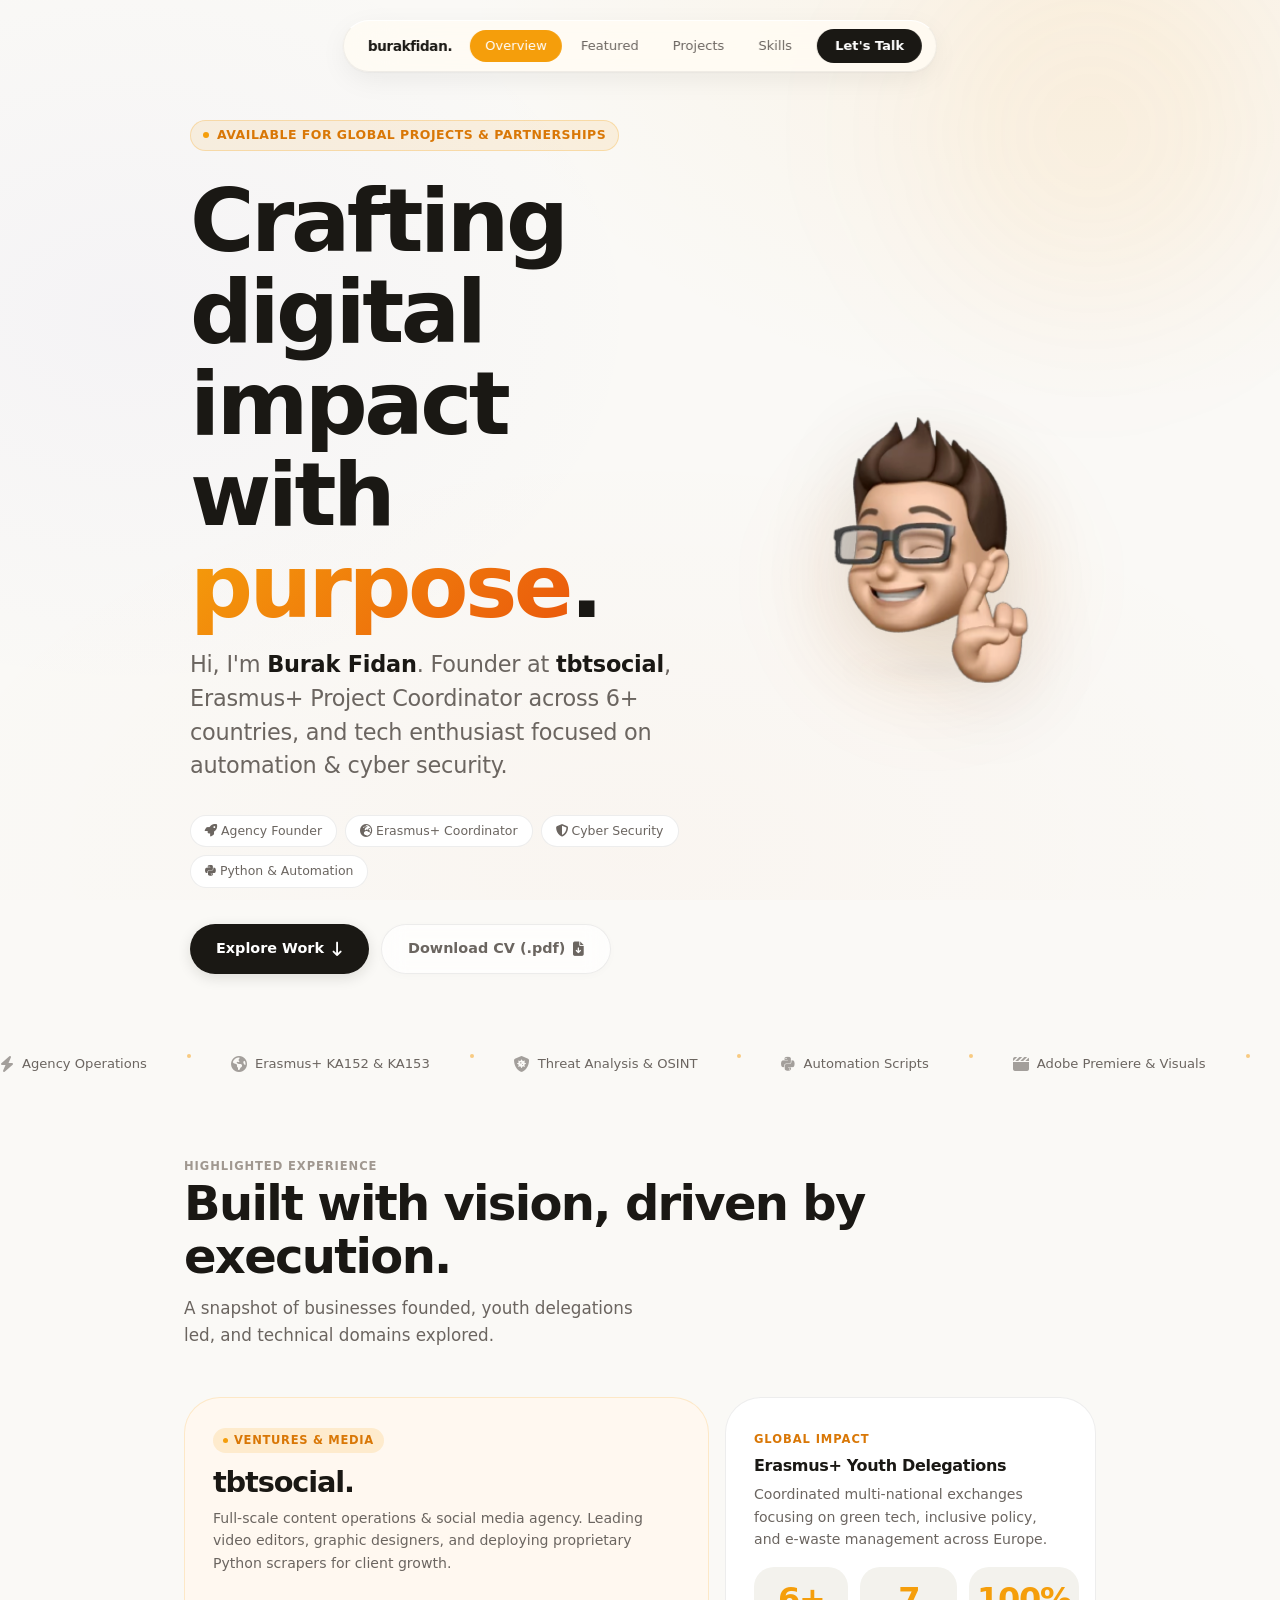
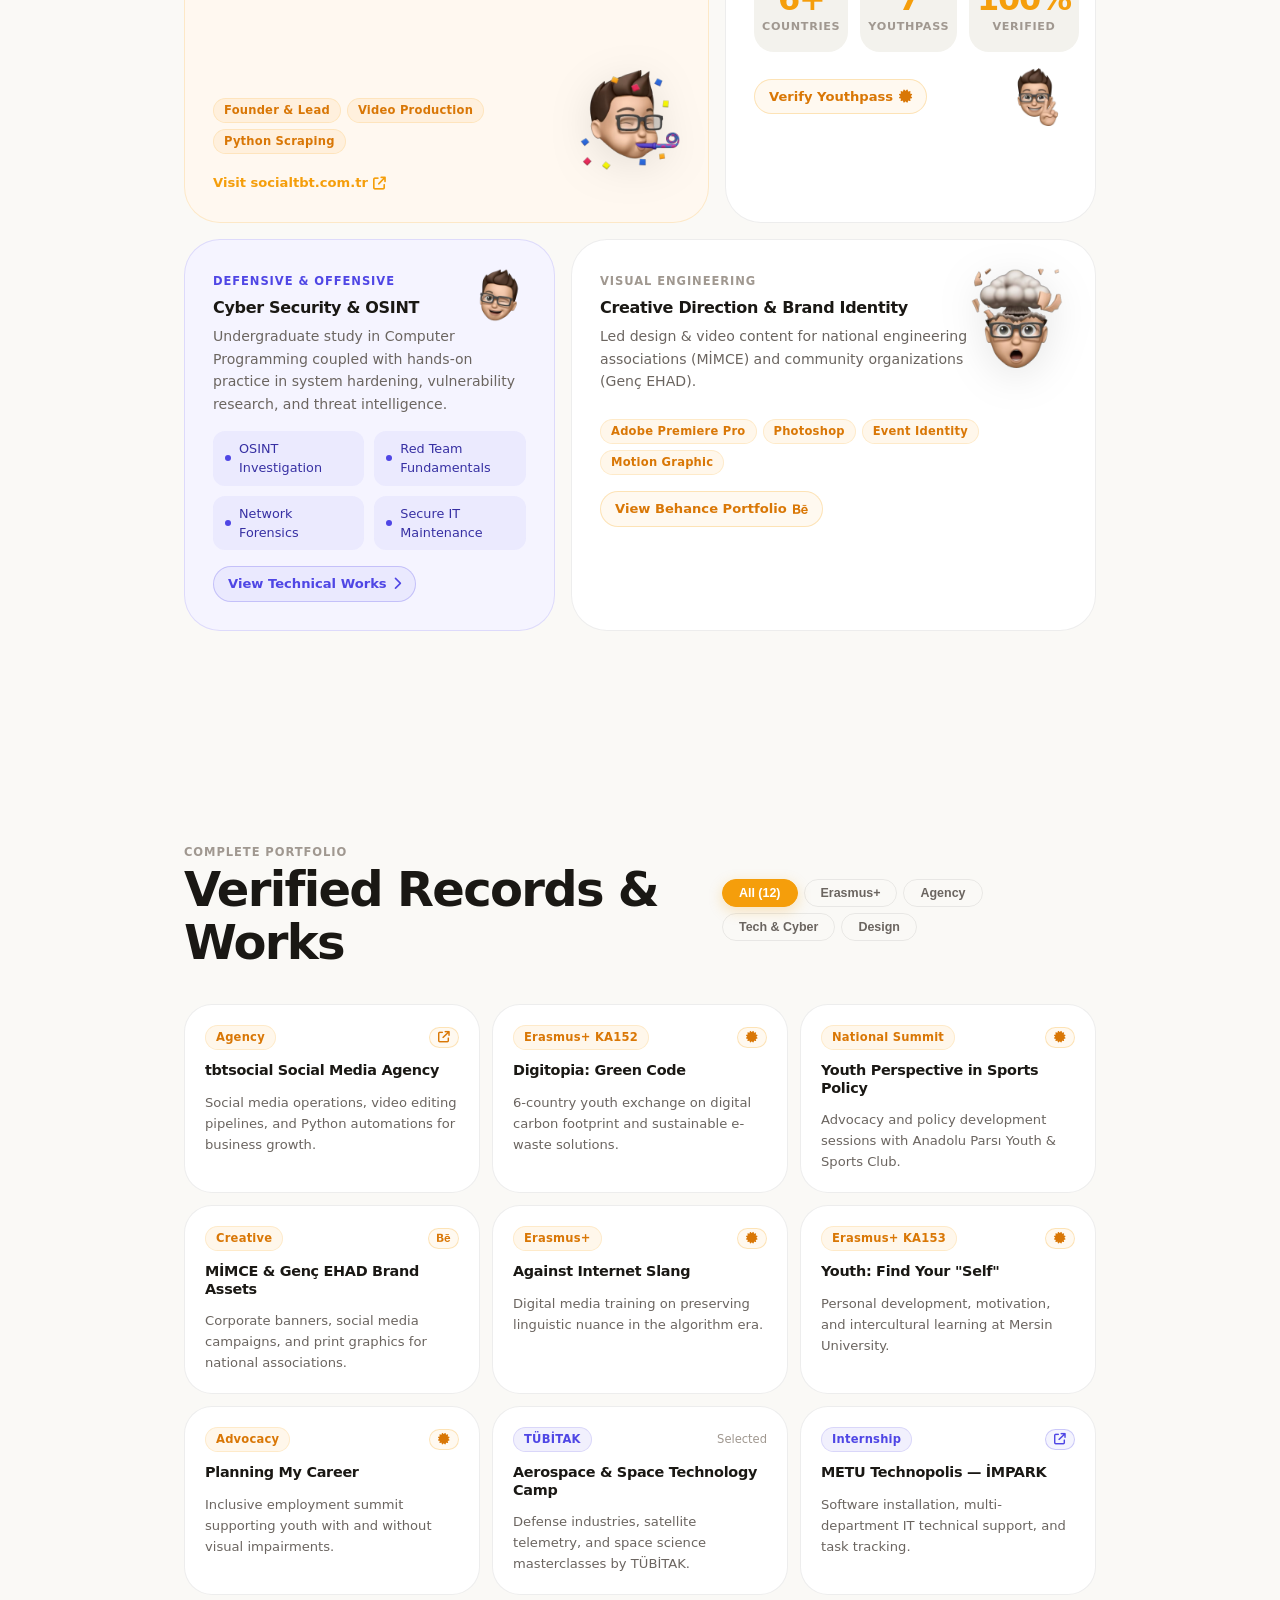
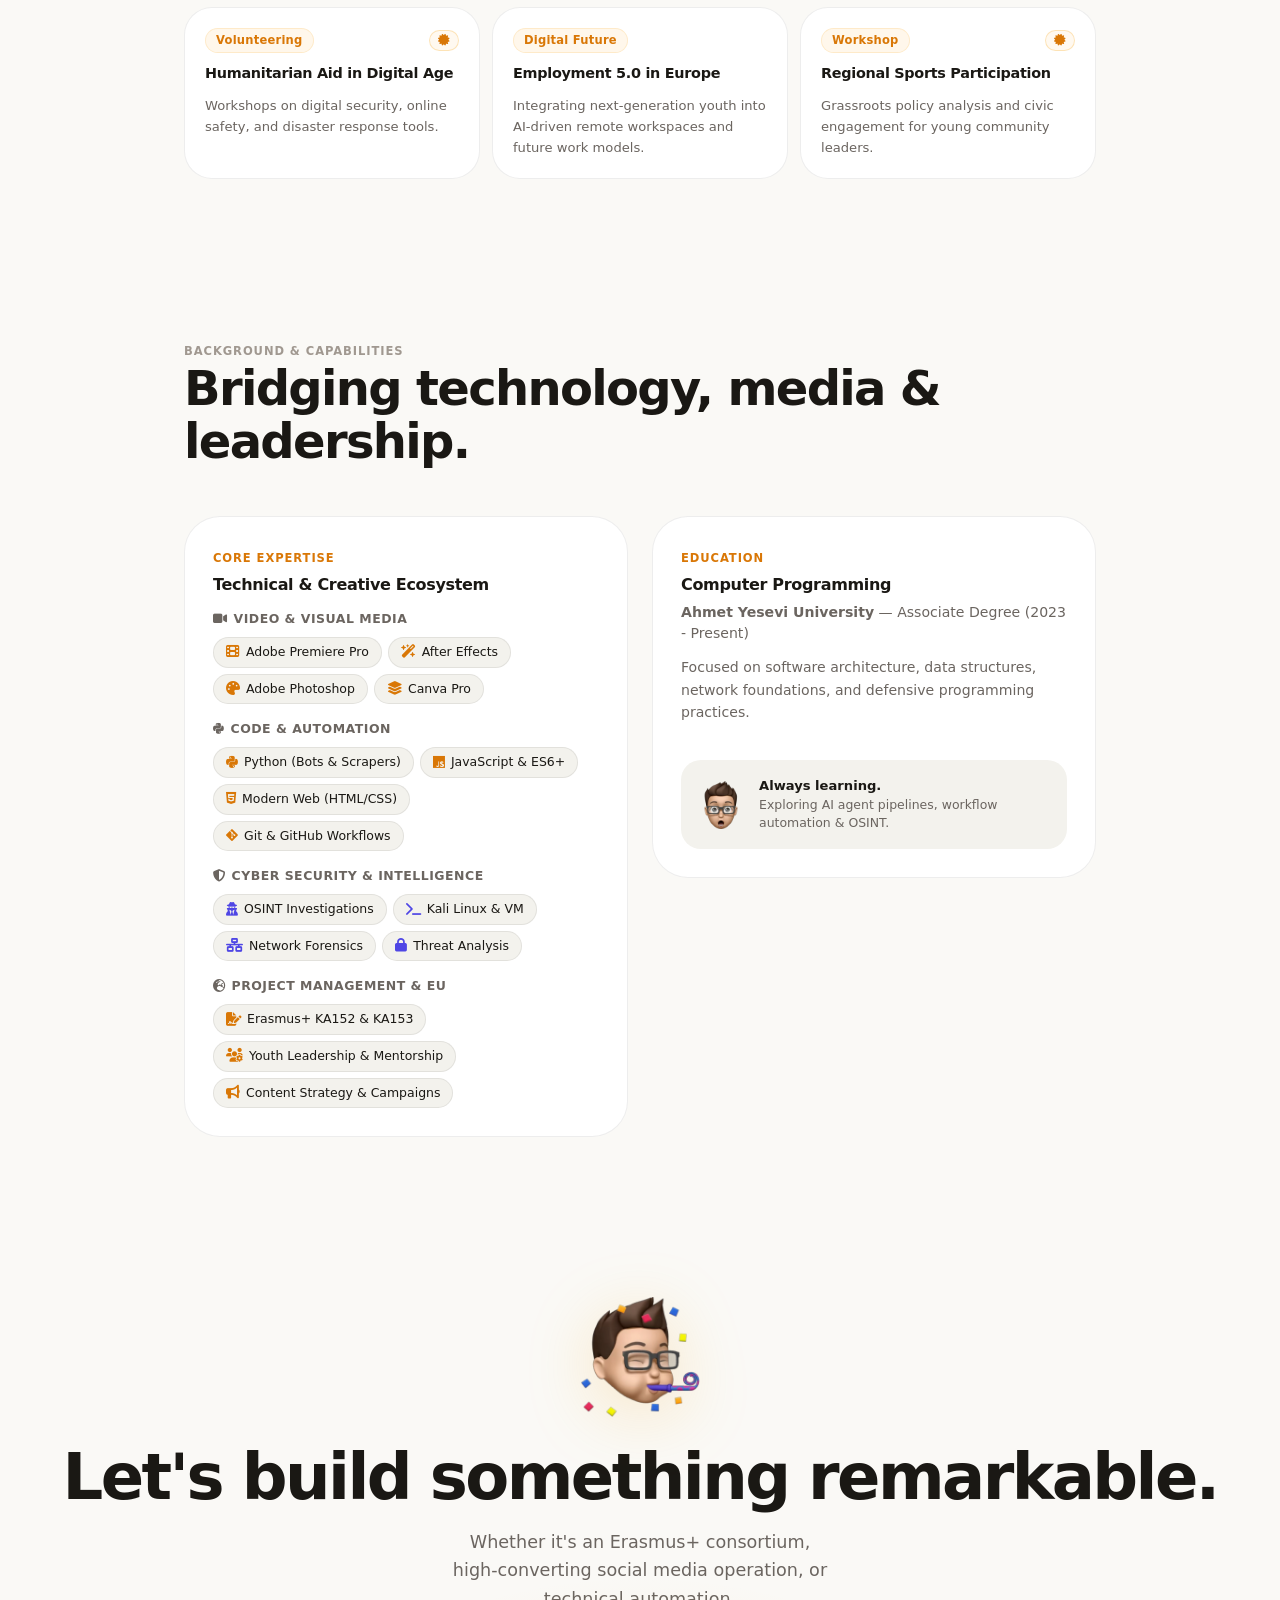
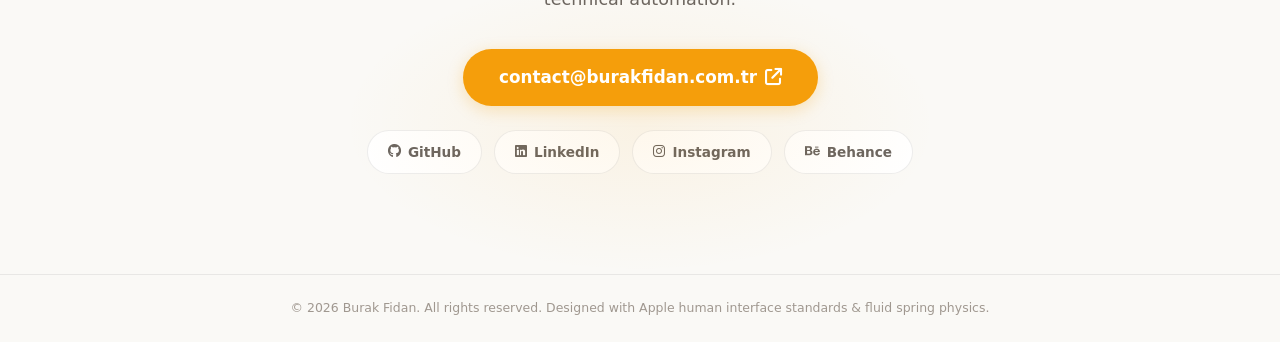
<file: index.html>
<!DOCTYPE html>
<html lang="en">
<head>
    <meta charset="UTF-8">
    <meta name="viewport" content="width=device-width, initial-scale=1.0">
    <title>Burak Fidan — Digital Creator, Founder & Tech Enthusiast</title>
    <meta name="description" content="Personal portfolio of Burak Fidan. Founder at tbtsocial, Erasmus+ Project Coordinator, and Tech/Cyber Security Enthusiast.">
    <link rel="icon" href="assets/img/favicon.png" type="image/png">

    <!-- Fonts -->
    <link rel="preconnect" href="https://fonts.googleapis.com">
    <link rel="preconnect" href="https://fonts.gstatic.com" crossorigin>
    <link href="https://fonts.googleapis.com/css2?family=Plus+Jakarta+Sans:wght@400;500;600;700;800&family=JetBrains+Mono:wght@400;500;600&display=swap" rel="stylesheet">
    <link rel="stylesheet" href="https://cdnjs.cloudflare.com/ajax/libs/font-awesome/6.5.1/css/all.min.css">

    <!-- Apple-style CSS -->
    <link rel="stylesheet" href="css/apple-portfolio.css?v=2.1">
</head>
<body>

    <!-- 1. Floating Frosted Glass Limelight Navigation -->
    <nav class="nav" id="mainNav">
        <span class="nav-logo">burakfidan.</span>
        <a href="#hero" class="nav-link active" data-section="hero">Overview</a>
        <a href="#featured" class="nav-link" data-section="featured">Featured</a>
        <a href="#projects" class="nav-link" data-section="projects">Projects</a>
        <a href="#about" class="nav-link" data-section="about">Skills</a>
        <a href="#contact" class="nav-cta">Let's Talk</a>
    </nav>

    <!-- 2. Hero Section (3D Interactive Memoji with Mouse/Touch Spring Physics) -->
    <section class="hero" id="hero">
        <div class="hero-inner">
            <div class="hero-text">
                <div class="hero-eyebrow">
                    <span class="dot"></span>
                    Available for global projects & partnerships
                </div>
                
                <h1 class="hero-name">
                    Crafting digital impact with <span class="accent">purpose</span>.
                </h1>

                <p class="hero-title">
                    Hi, I'm <strong>Burak Fidan</strong>. Founder at <strong>tbtsocial</strong>, Erasmus+ Project Coordinator across 6+ countries, and tech enthusiast focused on automation & cyber security.
                </p>

                <div class="hero-tags">
                    <span class="hero-tag"><i class="fas fa-rocket text-amber"></i> Agency Founder</span>
                    <span class="hero-tag"><i class="fas fa-earth-europe text-indigo"></i> Erasmus+ Coordinator</span>
                    <span class="hero-tag"><i class="fas fa-shield-halved text-indigo"></i> Cyber Security</span>
                    <span class="hero-tag"><i class="fab fa-python"></i> Python & Automation</span>
                </div>

                <div class="hero-actions">
                    <a href="#featured" class="btn btn-primary">
                        Explore Work <i class="fas fa-arrow-down-long"></i>
                    </a>
                    <a href="assets/docs/Burak_Fidan_CV.pdf" download class="btn btn-ghost">
                        Download CV (.pdf) <i class="fas fa-file-arrow-down"></i>
                    </a>
                </div>
            </div>

            <!-- 3D Interactive Memoji Stage (Pure Spatial Apple Physics) -->
            <div class="memoji-stage-container" id="memojiStage">
                <div class="memoji-ambient-glow"></div>
                
                <div class="memoji-spatial-card" id="memojiSpatialCard">
                    <img src="assets/memoji/memoji-scout.webp" id="memoji-hero" alt="Burak Fidan Memoji" draggable="false">
                    <div class="memoji-ground-shadow" id="memojiShadow"></div>
                </div>
            </div>
        </div>
    </section>

    <!-- 3. Dynamic Marquee Strip -->
    <div class="marquee-section">
        <div class="marquee-track">
            <div class="marquee-item"><i class="fas fa-bolt mi-icon"></i> Agency Operations</div>
            <div class="marquee-dot"></div>
            <div class="marquee-item"><i class="fas fa-globe-americas mi-icon"></i> Erasmus+ KA152 & KA153</div>
            <div class="marquee-dot"></div>
            <div class="marquee-item"><i class="fas fa-shield-virus mi-icon"></i> Threat Analysis & OSINT</div>
            <div class="marquee-dot"></div>
            <div class="marquee-item"><i class="fab fa-python mi-icon"></i> Automation Scripts</div>
            <div class="marquee-dot"></div>
            <div class="marquee-item"><i class="fas fa-clapperboard mi-icon"></i> Adobe Premiere & Visuals</div>
            <div class="marquee-dot"></div>
            <div class="marquee-item"><i class="fas fa-users-gear mi-icon"></i> Youth Leadership</div>
            <div class="marquee-dot"></div>
            <div class="marquee-item"><i class="fas fa-rocket mi-icon"></i> tbtsocial Media</div>
            <div class="marquee-dot"></div>
            <!-- Repeat for seamless loop -->
            <div class="marquee-item"><i class="fas fa-bolt mi-icon"></i> Agency Operations</div>
            <div class="marquee-dot"></div>
            <div class="marquee-item"><i class="fas fa-globe-americas mi-icon"></i> Erasmus+ KA152 & KA153</div>
            <div class="marquee-dot"></div>
            <div class="marquee-item"><i class="fas fa-shield-virus mi-icon"></i> Threat Analysis & OSINT</div>
            <div class="marquee-dot"></div>
            <div class="marquee-item"><i class="fab fa-python mi-icon"></i> Automation Scripts</div>
            <div class="marquee-dot"></div>
            <div class="marquee-item"><i class="fas fa-clapperboard mi-icon"></i> Adobe Premiere & Visuals</div>
            <div class="marquee-dot"></div>
            <div class="marquee-item"><i class="fas fa-users-gear mi-icon"></i> Youth Leadership</div>
            <div class="marquee-dot"></div>
            <div class="marquee-item"><i class="fas fa-rocket mi-icon"></i> tbtsocial Media</div>
            <div class="marquee-dot"></div>
        </div>
    </div>

    <!-- 4. Apple Bento Grid — Core Pillars & Memoji Interactions -->
    <section class="section" id="featured" data-fade>
        <div class="section-header">
            <span class="label">Highlighted Experience</span>
            <h2 class="section-title">Built with vision, driven by execution.</h2>
            <p class="section-lead">A snapshot of businesses founded, youth delegations led, and technical domains explored.</p>
        </div>

        <div class="bento-grid">
            <!-- Card 1: tbtsocial Agency (Span 7) -->
            <div class="card card-featured bento-span-7 agency-card">
                <div>
                    <span class="agency-badge">Ventures & Media</span>
                    <h3 class="agency-name">tbtsocial.</h3>
                    <p class="card-desc">
                        Full-scale content operations & social media agency. Leading video editors, graphic designers, and deploying proprietary Python scrapers for client growth.
                    </p>
                </div>
                <div class="card-memoji">
                    <div class="card-tags">
                        <span class="tag">Founder & Lead</span>
                        <span class="tag">Video Production</span>
                        <span class="tag">Python Scraping</span>
                    </div>
                    <img src="assets/memoji/memoji-party.webp" class="card-memoji-img" alt="tbtsocial Party Memoji">
                </div>
                <div>
                    <a href="https://socialtbt.com.tr/" target="_blank" rel="noopener" class="agency-url">
                        Visit socialtbt.com.tr <i class="fas fa-arrow-up-right-from-square"></i>
                    </a>
                </div>
            </div>

            <!-- Card 2: Erasmus+ Leadership (Span 5) -->
            <div class="card bento-span-5">
                <span class="label" style="color: var(--amber-dark);">Global Impact</span>
                <h3 class="card-title" style="margin-top: 6px;">Erasmus+ Youth Delegations</h3>
                <p class="card-desc">
                    Coordinated multi-national exchanges focusing on green tech, inclusive policy, and e-waste management across Europe.
                </p>
                
                <div class="stat-grid">
                    <div class="stat-item">
                        <div class="stat-number">6+</div>
                        <div class="stat-label">Countries</div>
                    </div>
                    <div class="stat-item">
                        <div class="stat-number">7</div>
                        <div class="stat-label">Youthpass</div>
                    </div>
                    <div class="stat-item">
                        <div class="stat-number">100%</div>
                        <div class="stat-label">Verified</div>
                    </div>
                </div>

                <div style="display: flex; justify-content: space-between; align-items: center; margin-top: 14px;">
                    <a href="https://www.youthpass.eu/verify/Z3JM-PN3J-M6DW-MEVK" target="_blank" rel="noopener" class="card-link">
                        Verify Youthpass <i class="fas fa-certificate"></i>
                    </a>
                    <img src="assets/memoji/memoji-peace.webp" style="width: 58px; height: 58px; object-fit: contain;" alt="Peace Memoji">
                </div>
            </div>

            <!-- Card 3: Cyber Security & Intelligence (Span 5) -->
            <div class="card card-cyber bento-span-5">
                <div style="display: flex; justify-content: space-between; align-items: flex-start;">
                    <div>
                        <span class="label" style="color: var(--indigo);">Defensive & Offensive</span>
                        <h3 class="card-title" style="margin-top: 6px;">Cyber Security & OSINT</h3>
                    </div>
                    <img src="assets/memoji/memoji-wink.webp" style="width: 54px; height: 54px; object-fit: contain;" alt="Wink Memoji">
                </div>
                
                <p class="card-desc">
                    Undergraduate study in Computer Programming coupled with hands-on practice in system hardening, vulnerability research, and threat intelligence.
                </p>

                <div class="cyber-grid">
                    <div class="cyber-skill"><span class="cyber-skill-dot"></span> OSINT Investigation</div>
                    <div class="cyber-skill"><span class="cyber-skill-dot"></span> Red Team Fundamentals</div>
                    <div class="cyber-skill"><span class="cyber-skill-dot"></span> Network Forensics</div>
                    <div class="cyber-skill"><span class="cyber-skill-dot"></span> Secure IT Maintenance</div>
                </div>

                <div style="margin-top: 16px;">
                    <a href="#projects" class="card-link card-link-indigo">
                        View Technical Works <i class="fas fa-chevron-right"></i>
                    </a>
                </div>
            </div>

            <!-- Card 4: Creative & Visual Design (Span 7) -->
            <div class="card bento-span-7">
                <div style="display: flex; justify-content: space-between; align-items: flex-start;">
                    <div>
                        <span class="label">Visual Engineering</span>
                        <h3 class="card-title" style="margin-top: 6px;">Creative Direction & Brand Identity</h3>
                        <p class="card-desc" style="max-width: 440px;">
                            Led design & video content for national engineering associations (MİMCE) and community organizations (Genç EHAD). 
                        </p>
                    </div>
                    <img src="assets/memoji/memoji-fire.webp" class="card-memoji-img" alt="Creative Fire Memoji">
                </div>

                <div class="card-tags" style="margin-top: 10px;">
                    <span class="tag">Adobe Premiere Pro</span>
                    <span class="tag">Photoshop</span>
                    <span class="tag">Event Identity</span>
                    <span class="tag">Motion Graphic</span>
                </div>

                <div style="margin-top: 12px;">
                    <a href="https://www.behance.net/burakfday" target="_blank" rel="noopener" class="card-link">
                        View Behance Portfolio <i class="fab fa-behance"></i>
                    </a>
                </div>
            </div>
        </div>
    </section>

    <!-- 5. All Projects & Verified Records -->
    <section class="section" id="projects" data-fade>
        <div class="all-projects-header">
            <div>
                <span class="label">Complete Portfolio</span>
                <h2 class="section-title">Verified Records & Works</h2>
            </div>
            
            <!-- Category Filter Tabs -->
            <div class="filter-tabs">
                <button class="filter-tab active" data-filter="all">All (12)</button>
                <button class="filter-tab" data-filter="erasmus">Erasmus+</button>
                <button class="filter-tab" data-filter="agency">Agency</button>
                <button class="filter-tab" data-filter="tech">Tech & Cyber</button>
                <button class="filter-tab" data-filter="design">Design</button>
            </div>
        </div>

        <div class="projects-list">
            <!-- Project items dynamically filtered -->
            <div class="project-card-mini" data-category="agency">
                <div style="display: flex; justify-content: space-between; align-items: center;">
                    <span class="tag">Agency</span>
                    <a href="https://socialtbt.com.tr/" target="_blank" class="card-link" style="padding: 4px 8px; font-size: 0.72rem;"><i class="fas fa-arrow-up-right-from-square"></i></a>
                </div>
                <h3 class="card-title">tbtsocial Social Media Agency</h3>
                <p class="card-desc">Social media operations, video editing pipelines, and Python automations for business growth.</p>
            </div>

            <div class="project-card-mini" data-category="erasmus">
                <div style="display: flex; justify-content: space-between; align-items: center;">
                    <span class="tag">Erasmus+ KA152</span>
                    <a href="https://www.youthpass.eu/verify/Z3JM-PN3J-M6DW-MEVK" target="_blank" class="card-link" style="padding: 4px 8px; font-size: 0.72rem;"><i class="fas fa-certificate"></i></a>
                </div>
                <h3 class="card-title">Digitopia: Green Code</h3>
                <p class="card-desc">6-country youth exchange on digital carbon footprint and sustainable e-waste solutions.</p>
            </div>

            <div class="project-card-mini" data-category="erasmus">
                <div style="display: flex; justify-content: space-between; align-items: center;">
                    <span class="tag">National Summit</span>
                    <a href="https://www.youthpass.eu/verify/86MZ-T6RJ-XZNA-WQAC" target="_blank" class="card-link" style="padding: 4px 8px; font-size: 0.72rem;"><i class="fas fa-certificate"></i></a>
                </div>
                <h3 class="card-title">Youth Perspective in Sports Policy</h3>
                <p class="card-desc">Advocacy and policy development sessions with Anadolu Parsı Youth & Sports Club.</p>
            </div>

            <div class="project-card-mini" data-category="design">
                <div style="display: flex; justify-content: space-between; align-items: center;">
                    <span class="tag">Creative</span>
                    <a href="https://www.behance.net/burakfday" target="_blank" class="card-link" style="padding: 4px 8px; font-size: 0.72rem;"><i class="fab fa-behance"></i></a>
                </div>
                <h3 class="card-title">MİMCE & Genç EHAD Brand Assets</h3>
                <p class="card-desc">Corporate banners, social media campaigns, and print graphics for national associations.</p>
            </div>

            <div class="project-card-mini" data-category="erasmus">
                <div style="display: flex; justify-content: space-between; align-items: center;">
                    <span class="tag">Erasmus+</span>
                    <a href="https://www.youthpass.eu/verify/B26S-M94E-WH3Y-LDQL" target="_blank" class="card-link" style="padding: 4px 8px; font-size: 0.72rem;"><i class="fas fa-certificate"></i></a>
                </div>
                <h3 class="card-title">Against Internet Slang</h3>
                <p class="card-desc">Digital media training on preserving linguistic nuance in the algorithm era.</p>
            </div>

            <div class="project-card-mini" data-category="erasmus">
                <div style="display: flex; justify-content: space-between; align-items: center;">
                    <span class="tag">Erasmus+ KA153</span>
                    <a href="https://www.youthpass.eu/verify/ST34-T2UK-F2RT-MCXK" target="_blank" class="card-link" style="padding: 4px 8px; font-size: 0.72rem;"><i class="fas fa-certificate"></i></a>
                </div>
                <h3 class="card-title">Youth: Find Your "Self"</h3>
                <p class="card-desc">Personal development, motivation, and intercultural learning at Mersin University.</p>
            </div>

            <div class="project-card-mini" data-category="erasmus">
                <div style="display: flex; justify-content: space-between; align-items: center;">
                    <span class="tag">Advocacy</span>
                    <a href="https://www.youthpass.eu/verify/2AA7-JBBZ-Z12Q-AC9J" target="_blank" class="card-link" style="padding: 4px 8px; font-size: 0.72rem;"><i class="fas fa-certificate"></i></a>
                </div>
                <h3 class="card-title">Planning My Career</h3>
                <p class="card-desc">Inclusive employment summit supporting youth with and without visual impairments.</p>
            </div>

            <div class="project-card-mini" data-category="tech">
                <div style="display: flex; justify-content: space-between; align-items: center;">
                    <span class="tag tag-indigo">TÜBİTAK</span>
                    <span style="font-size: 0.72rem; color: var(--ink-tertiary);">Selected</span>
                </div>
                <h3 class="card-title">Aerospace & Space Technology Camp</h3>
                <p class="card-desc">Defense industries, satellite telemetry, and space science masterclasses by TÜBİTAK.</p>
            </div>

            <div class="project-card-mini" data-category="tech">
                <div style="display: flex; justify-content: space-between; align-items: center;">
                    <span class="tag tag-indigo">Internship</span>
                    <a href="https://www.impark.com.tr" target="_blank" class="card-link card-link-indigo" style="padding: 4px 8px; font-size: 0.72rem;"><i class="fas fa-arrow-up-right-from-square"></i></a>
                </div>
                <h3 class="card-title">METU Technopolis — İMPARK</h3>
                <p class="card-desc">Software installation, multi-department IT technical support, and task tracking.</p>
            </div>

            <div class="project-card-mini" data-category="erasmus">
                <div style="display: flex; justify-content: space-between; align-items: center;">
                    <span class="tag">Volunteering</span>
                    <a href="https://www.youthpass.eu/verify/3F5H-144W-PE3V-XHTV" target="_blank" class="card-link" style="padding: 4px 8px; font-size: 0.72rem;"><i class="fas fa-certificate"></i></a>
                </div>
                <h3 class="card-title">Humanitarian Aid in Digital Age</h3>
                <p class="card-desc">Workshops on digital security, online safety, and disaster response tools.</p>
            </div>

            <div class="project-card-mini" data-category="erasmus">
                <div style="display: flex; justify-content: space-between; align-items: center;">
                    <span class="tag">Digital Future</span>
                </div>
                <h3 class="card-title">Employment 5.0 in Europe</h3>
                <p class="card-desc">Integrating next-generation youth into AI-driven remote workspaces and future work models.</p>
            </div>

            <div class="project-card-mini" data-category="erasmus">
                <div style="display: flex; justify-content: space-between; align-items: center;">
                    <span class="tag">Workshop</span>
                    <a href="https://www.youthpass.eu/verify/KMVF-G5US-3Z11-D9JY" target="_blank" class="card-link" style="padding: 4px 8px; font-size: 0.72rem;"><i class="fas fa-certificate"></i></a>
                </div>
                <h3 class="card-title">Regional Sports Participation</h3>
                <p class="card-desc">Grassroots policy analysis and civic engagement for young community leaders.</p>
            </div>
        </div>
    </section>

    <!-- 6. About & Technical Capabilities -->
    <section class="section" id="about" data-fade>
        <div class="section-header">
            <span class="label">Background & Capabilities</span>
            <h2 class="section-title">Bridging technology, media & leadership.</h2>
        </div>

        <div class="about-grid">
            <!-- Modern Apple Tech & Capabilities Grid -->
            <div class="card">
                <span class="label" style="color: var(--amber-dark);">Core Expertise</span>
                <h3 class="card-title" style="margin-top: 6px; margin-bottom: 16px;">Technical & Creative Ecosystem</h3>
                
                <div class="stack-categories">
                    <!-- Category: Creative & Production -->
                    <div class="stack-group">
                        <div class="stack-group-title"><i class="fas fa-video text-amber"></i> Video & Visual Media</div>
                        <div class="stack-badges">
                            <span class="stack-pill"><i class="fas fa-film"></i> Adobe Premiere Pro</span>
                            <span class="stack-pill"><i class="fas fa-wand-magic-sparkles"></i> After Effects</span>
                            <span class="stack-pill"><i class="fas fa-palette"></i> Adobe Photoshop</span>
                            <span class="stack-pill"><i class="fas fa-layer-group"></i> Canva Pro</span>
                        </div>
                    </div>

                    <!-- Category: Code & Automation -->
                    <div class="stack-group">
                        <div class="stack-group-title"><i class="fab fa-python text-amber"></i> Code & Automation</div>
                        <div class="stack-badges">
                            <span class="stack-pill"><i class="fab fa-python"></i> Python (Bots & Scrapers)</span>
                            <span class="stack-pill"><i class="fab fa-js"></i> JavaScript & ES6+</span>
                            <span class="stack-pill"><i class="fab fa-html5"></i> Modern Web (HTML/CSS)</span>
                            <span class="stack-pill"><i class="fab fa-git-alt"></i> Git & GitHub Workflows</span>
                        </div>
                    </div>

                    <!-- Category: Security & Analysis -->
                    <div class="stack-group">
                        <div class="stack-group-title"><i class="fas fa-shield-halved text-indigo"></i> Cyber Security & Intelligence</div>
                        <div class="stack-badges">
                            <span class="stack-pill stack-pill-indigo"><i class="fas fa-user-secret"></i> OSINT Investigations</span>
                            <span class="stack-pill stack-pill-indigo"><i class="fas fa-terminal"></i> Kali Linux & VM</span>
                            <span class="stack-pill stack-pill-indigo"><i class="fas fa-network-wired"></i> Network Forensics</span>
                            <span class="stack-pill stack-pill-indigo"><i class="fas fa-lock"></i> Threat Analysis</span>
                        </div>
                    </div>

                    <!-- Category: Leadership & EU Projects -->
                    <div class="stack-group">
                        <div class="stack-group-title"><i class="fas fa-earth-europe text-amber"></i> Project Management & EU</div>
                        <div class="stack-badges">
                            <span class="stack-pill"><i class="fas fa-file-signature"></i> Erasmus+ KA152 & KA153</span>
                            <span class="stack-pill"><i class="fas fa-users-gear"></i> Youth Leadership & Mentorship</span>
                            <span class="stack-pill"><i class="fas fa-bullhorn"></i> Content Strategy & Campaigns</span>
                        </div>
                    </div>
                </div>
            </div>

            <div class="card" style="display: flex; flex-direction: column; justify-content: space-between;">
                <div>
                    <span class="label" style="color: var(--amber-dark);">Education</span>
                    <h3 class="card-title" style="margin-top: 6px;">Computer Programming</h3>
                    <p style="font-size: 0.88rem; color: var(--ink-secondary); margin-bottom: 12px;">
                        <strong>Ahmet Yesevi University</strong> — Associate Degree (2023 - Present)
                    </p>
                    <p class="card-desc">
                        Focused on software architecture, data structures, network foundations, and defensive programming practices.
                    </p>
                </div>

                <div style="background: var(--bg-subtle); padding: 16px; border-radius: var(--r-md); margin-top: 20px; display: flex; align-items: center; gap: 14px;">
                    <img src="assets/memoji/memoji-surprised.webp" style="width: 48px; height: 48px; object-fit: contain;" alt="Curious Memoji">
                    <div>
                        <div style="font-size: 0.82rem; font-weight: 700; color: var(--ink);">Always learning.</div>
                        <div style="font-size: 0.78rem; color: var(--ink-secondary);">Exploring AI agent pipelines, workflow automation & OSINT.</div>
                    </div>
                </div>
            </div>
        </div>
    </section>

    <!-- 7. Contact / Call to Action -->
    <section class="contact-section" id="contact" data-fade>
        <img src="assets/memoji/memoji-party.webp" class="contact-memoji" alt="Party Memoji Celebration">
        <h2 class="contact-heading">Let's build something remarkable.</h2>
        <p class="contact-sub">
            Whether it's an Erasmus+ consortium, high-converting social media operation, or technical automation.
        </p>

        <div>
            <a href="mailto:contact@burakfidan.com.tr" class="btn btn-amber" style="padding: 16px 36px; font-size: 1.05rem;">
                contact@burakfidan.com.tr <i class="fas fa-arrow-up-right-from-square"></i>
            </a>
        </div>

        <div class="social-row">
            <a href="https://github.com/r8q" target="_blank" rel="noopener" class="social-btn">
                <i class="fab fa-github"></i> GitHub
            </a>
            <a href="https://linkedin.com/in/burakfidan" target="_blank" rel="noopener" class="social-btn">
                <i class="fab fa-linkedin"></i> LinkedIn
            </a>
            <a href="https://instagram.com/burakgsb" target="_blank" rel="noopener" class="social-btn">
                <i class="fab fa-instagram"></i> Instagram
            </a>
            <a href="https://www.behance.net/burakfday" target="_blank" rel="noopener" class="social-btn">
                <i class="fab fa-behance"></i> Behance
            </a>
        </div>
    </section>

    <!-- 8. Footer -->
    <footer>
        <p>&copy; 2026 Burak Fidan. All rights reserved. Designed with Apple human interface standards & fluid spring physics.</p>
    </footer>

    <!-- App Logic -->
    <script src="js/app.js?v=2.1"></script>
</body>
</html>
</file>
<file: css/apple-portfolio.css>
/* =============================================================
   Burak Fidan — Personal Portfolio
   apple-portfolio.css
   Palette: Warm Creative — Broken White + Amber/Orange + Indigo
   ============================================================= */

:root {
  /* Warm Creative Palette */
  --bg:            #FAFAF7;          /* Kırık beyaz — ılık, nefes alır */
  --bg-subtle:     #F3F2ED;          /* Hafif krem ton */
  --surface:       #FFFFFF;
  --surface-warm:  #FFF8F0;          /* Amber'in hafif yansıması */

  --ink:           #1A1814;          /* Sıcak siyah */
  --ink-secondary: #6B6560;
  --ink-tertiary:  #A09890;

  --amber:         #F59E0B;          /* Primary accent — amber */
  --amber-dark:    #D97706;
  --amber-light:   #FDE68A;
  --orange:        #EA580C;          /* Güçlü vurgu */
  --orange-soft:   #FED7AA;
  --indigo:        #4F46E5;          /* İkincil accent — indigo */
  --indigo-light:  #E0E7FF;
  --indigo-dark:   #3730A3;

  --border:        rgba(0,0,0,0.07);
  --border-warm:   rgba(245,158,11,0.18);

  /* Apple Spacing */
  --r-sm:  12px;
  --r-md:  20px;
  --r-lg:  28px;
  --r-xl:  36px;
  --r-2xl: 48px;

  /* Spring Easing — Ultra Smooth Apple Tuning */
  --spring:        cubic-bezier(0.16, 1, 0.3, 1);
  --spring-smooth: cubic-bezier(0.25, 1, 0.35, 1);
  --spring-snappy: cubic-bezier(0.2, 0, 0, 1);
}

/* ── Reset & Base ───────────────────────────────────────────── */
*, *::before, *::after { box-sizing: border-box; margin: 0; padding: 0; }

html {
  font-optical-sizing: auto;
  scroll-behavior: smooth;
}

body {
  background-color: #FAF9F6;
  background-image: 
    radial-gradient(ellipse 900px 650px at 85% -5%, rgba(245, 158, 11, 0.07), transparent 70%),
    radial-gradient(ellipse 750px 550px at 10% 35%, rgba(79, 70, 229, 0.03), transparent 70%),
    radial-gradient(ellipse 1100px 600px at 50% 95%, rgba(234, 88, 12, 0.025), transparent 70%);
  background-attachment: fixed;
  color: var(--ink);
  font-family: -apple-system, BlinkMacSystemFont, "SF Pro Display", "SF Pro Text", "Inter", system-ui, sans-serif;
  -webkit-font-smoothing: antialiased;
  -moz-osx-font-smoothing: grayscale;
  text-rendering: optimizeLegibility;
  overflow-x: hidden;
  line-height: 1.5;
}

img { display: block; max-width: 100%; }
a { color: inherit; text-decoration: none; }

/* ── Typography Scale ───────────────────────────────────────── */
h1 { letter-spacing: -0.035em; line-height: 1.06; }
h2 { letter-spacing: -0.028em; line-height: 1.14; }
h3 { letter-spacing: -0.02em; line-height: 1.2; }

.label {
  font-size: 0.72rem;
  font-weight: 600;
  letter-spacing: 0.08em;
  text-transform: uppercase;
  color: var(--ink-tertiary);
}

/* ── Scrollbar ──────────────────────────────────────────────── */
::-webkit-scrollbar { width: 6px; }
::-webkit-scrollbar-track { background: var(--bg); }
::-webkit-scrollbar-thumb { background: #D4C9B8; border-radius: 6px; }
::-webkit-scrollbar-thumb:hover { background: var(--amber); }

/* ═══════════════════════════════════════════════════════════════
   NAV — Frosted Glass Limelight Pill
   ════════════════════════════════════════════════════════════ */
.nav {
  position: fixed;
  top: 20px;
  left: 50%;
  transform: translateX(-50%);
  z-index: 999;
  display: flex;
  align-items: center;
  gap: 4px;
  padding: 8px 14px;
  background: rgba(255, 252, 245, 0.82);
  backdrop-filter: blur(24px) saturate(180%);
  -webkit-backdrop-filter: blur(24px) saturate(180%);
  border: 1px solid rgba(0,0,0,0.06);
  border-top: 1px solid rgba(255,255,255,0.95);
  border-radius: 100px;
  box-shadow:
    0 8px 30px -4px rgba(26,24,20,0.08),
    0 1px 2px rgba(0,0,0,0.04);
  transition: box-shadow 0.5s var(--spring-smooth), transform 0.5s var(--spring-smooth);
}

.nav-logo {
  font-size: 0.85rem;
  font-weight: 700;
  letter-spacing: -0.03em;
  color: var(--ink);
  padding: 4px 10px;
  margin-right: 4px;
}

.nav-link {
  padding: 6px 15px;
  font-size: 0.82rem;
  font-weight: 500;
  color: var(--ink-secondary);
  border-radius: 100px;
  transition: background 0.4s var(--spring-smooth), color 0.4s var(--spring-smooth), transform 0.4s var(--spring-smooth);
  white-space: nowrap;
}
.nav-link:hover { 
  background: rgba(245,158,11,0.08); 
  color: var(--ink); 
  transform: translateY(-1px);
}
.nav-link:active { 
  transform: scale(0.96) translateY(0); 
  transition: transform 0.15s ease;
}
.nav-link.active {
  background: var(--amber);
  color: #fff;
}

.nav-cta {
  margin-left: 6px;
  padding: 7px 18px;
  background: var(--ink);
  color: #fff !important;
  border-radius: 100px;
  font-size: 0.82rem;
  font-weight: 600;
  transition: background 0.4s var(--spring-smooth), transform 0.4s var(--spring-smooth), box-shadow 0.4s var(--spring-smooth);
}
.nav-cta:hover { 
  background: var(--orange); 
  box-shadow: 0 6px 20px rgba(234,88,12,0.28); 
  transform: translateY(-1.5px);
}
.nav-cta:active { 
  transform: scale(0.96) translateY(0); 
  transition: transform 0.15s ease;
}

/* ═══════════════════════════════════════════════════════════════
   HERO
   ════════════════════════════════════════════════════════════ */
.hero {
  min-height: 100svh;
  display: flex;
  align-items: center;
  justify-content: center;
  padding: 120px 24px 80px;
  position: relative;
  overflow: hidden;
}

/* Ambient warm studio illumination */
.hero::after {
  content: '';
  position: absolute;
  top: -15%;
  right: -8%;
  width: 580px;
  height: 580px;
  background: radial-gradient(circle, rgba(245, 158, 11, 0.08) 0%, rgba(234, 88, 12, 0.02) 45%, transparent 70%);
  pointer-events: none;
  z-index: 0;
  filter: blur(50px);
}

.hero-inner {
  position: relative;
  z-index: 1;
  max-width: 900px;
  width: 100%;
  display: grid;
  grid-template-columns: 1fr auto;
  align-items: center;
  gap: 48px;
}

.hero-text { max-width: 520px; }

.hero-eyebrow {
  display: inline-flex;
  align-items: center;
  gap: 8px;
  padding: 5px 12px;
  background: rgba(245,158,11,0.1);
  border: 1px solid rgba(245,158,11,0.25);
  border-radius: 100px;
  font-size: 0.78rem;
  font-weight: 600;
  letter-spacing: 0.04em;
  color: var(--amber-dark);
  text-transform: uppercase;
  margin-bottom: 24px;
}
.hero-eyebrow .dot {
  width: 6px;
  height: 6px;
  background: var(--amber);
  border-radius: 50%;
  animation: pulse-dot 2s ease-in-out infinite;
}

@keyframes pulse-dot {
  0%, 100% { opacity: 1; transform: scale(1); }
  50% { opacity: 0.5; transform: scale(0.7); }
}

.hero-name {
  font-size: clamp(3rem, 7vw, 5.5rem);
  font-weight: 800;
  line-height: 1.04;
  letter-spacing: -0.04em;
  color: var(--ink);
  margin-bottom: 16px;
}

.hero-name .accent {
  background: linear-gradient(135deg, var(--amber) 0%, var(--orange) 100%);
  -webkit-background-clip: text;
  -webkit-text-fill-color: transparent;
  background-clip: text;
}

.hero-title {
  font-size: clamp(1.1rem, 2.5vw, 1.4rem);
  font-weight: 400;
  color: var(--ink-secondary);
  line-height: 1.5;
  margin-bottom: 32px;
  letter-spacing: -0.01em;
}

.hero-title strong {
  color: var(--ink);
  font-weight: 600;
}

.hero-tags {
  display: flex;
  flex-wrap: wrap;
  gap: 8px;
  margin-bottom: 36px;
}

.hero-tag {
  padding: 6px 14px;
  background: var(--surface);
  border: 1px solid var(--border);
  border-radius: 100px;
  font-size: 0.78rem;
  font-weight: 500;
  color: var(--ink-secondary);
  transition: border-color 0.4s var(--spring-smooth), color 0.4s var(--spring-smooth), transform 0.4s var(--spring-smooth), background-color 0.4s var(--spring-smooth), box-shadow 0.4s var(--spring-smooth);
}
.hero-tag:hover { 
  border-color: rgba(245,158,11,0.5); 
  color: var(--ink); 
  background: rgba(245,158,11,0.05);
  transform: translateY(-1.5px);
  box-shadow: 0 4px 12px rgba(245,158,11,0.08);
}

.hero-actions {
  display: flex;
  gap: 12px;
  flex-wrap: wrap;
}

/* ── Buttons (Apple Fluid Springs) ─────────────────────────── */
.btn {
  display: inline-flex;
  align-items: center;
  gap: 8px;
  padding: 13px 26px;
  border-radius: 100px;
  font-size: 0.9rem;
  font-weight: 600;
  cursor: pointer;
  transition: transform 0.45s var(--spring), box-shadow 0.45s var(--spring), background-color 0.3s ease, border-color 0.3s ease;
  -webkit-tap-highlight-color: transparent;
  will-change: transform, box-shadow;
}
.btn:active {
  transform: scale(0.97) translateY(0) !important;
  transition: transform 0.12s cubic-bezier(0.2, 0, 0, 1) !important;
}

.btn-primary {
  background: var(--ink);
  color: #fff;
  box-shadow: 0 4px 14px rgba(26,24,20,0.12);
}
.btn-primary:hover {
  background: #2D2A25;
  box-shadow: 0 10px 28px rgba(26,24,20,0.18);
  transform: translateY(-2px);
}

.btn-amber {
  background: var(--amber);
  color: #fff;
  box-shadow: 0 4px 16px rgba(245,158,11,0.25);
}
.btn-amber:hover {
  background: var(--amber-dark);
  box-shadow: 0 12px 30px rgba(245,158,11,0.35);
  transform: translateY(-2px);
}

.btn-ghost {
  background: rgba(255, 255, 255, 0.7);
  backdrop-filter: blur(12px);
  -webkit-backdrop-filter: blur(12px);
  color: var(--ink-secondary);
  border: 1px solid var(--border);
  box-shadow: 0 2px 8px rgba(0,0,0,0.02);
}
.btn-ghost:hover {
  background: var(--surface);
  color: var(--ink);
  border-color: rgba(245,158,11,0.4);
  box-shadow: 0 8px 20px rgba(245,158,11,0.08);
  transform: translateY(-2px);
}

/* ── 3D Memoji Stage & Spatial Depth (Apple WWDC Standards) ─── */
.memoji-stage-container {
  position: relative;
  width: 320px;
  display: flex;
  flex-direction: column;
  align-items: center;
  justify-content: center;
  flex-shrink: 0;
  perspective: 1000px;
}

.memoji-ambient-glow {
  position: absolute;
  top: 5%;
  left: 50%;
  transform: translateX(-50%);
  width: 320px;
  height: 320px;
  background: radial-gradient(circle, rgba(245, 158, 11, 0.16) 0%, rgba(234, 88, 12, 0.04) 50%, transparent 70%);
  filter: blur(35px);
  border-radius: 50%;
  pointer-events: none;
  z-index: 0;
  transition: transform 0.8s var(--spring), opacity 0.8s ease;
}

.memoji-spatial-card {
  position: relative;
  width: 280px;
  height: 280px;
  display: flex;
  align-items: center;
  justify-content: center;
  transform-style: preserve-3d;
  will-change: transform;
  z-index: 1;
}

#memoji-hero {
  width: 250px;
  height: 250px;
  object-fit: contain;
  user-select: none;
  -webkit-user-drag: none;
  filter: drop-shadow(0 16px 36px rgba(26, 24, 20, 0.1));
  transform-style: preserve-3d;
  transform: translateZ(28px);
  will-change: transform, filter;
  transition: opacity 0.3s ease;
}

/* Organic Optical Ground Shadow */
.memoji-ground-shadow {
  position: absolute;
  bottom: 10px;
  left: 50%;
  transform: translateX(-50%);
  width: 170px;
  height: 24px;
  background: radial-gradient(ellipse at center, rgba(30, 24, 15, 0.22) 0%, rgba(30, 24, 15, 0.05) 55%, transparent 75%);
  border-radius: 50%;
  filter: blur(8px);
  pointer-events: none;
  transform-origin: center center;
  z-index: -1;
  will-change: transform, opacity;
}
}

/* ═══════════════════════════════════════════════════════════════
   MARQUEE TICKER
   ════════════════════════════════════════════════════════════ */
.marquee-section {
  overflow: hidden;
  border-top: 1px solid var(--border);
  border-bottom: 1px solid var(--border);
  padding: 14px 0;
  background: var(--bg-subtle);
}

.marquee-track {
  display: flex;
  gap: 40px;
  width: max-content;
  animation: marquee-scroll 30s linear infinite;
}

.marquee-track:hover { animation-play-state: paused; }

@keyframes marquee-scroll {
  from { transform: translateX(0); }
  to { transform: translateX(-50%); }
}

.marquee-item {
  display: flex;
  align-items: center;
  gap: 8px;
  font-size: 0.82rem;
  font-weight: 500;
  color: var(--ink-secondary);
  white-space: nowrap;
}
.marquee-item svg, .marquee-item .mi-icon {
  font-size: 1rem;
  opacity: 0.6;
}
.marquee-dot {
  width: 4px;
  height: 4px;
  background: var(--amber);
  border-radius: 50%;
  opacity: 0.5;
}

/* ═══════════════════════════════════════════════════════════════
   BENTO GRID
   ════════════════════════════════════════════════════════════ */
.section {
  padding: 80px 24px;
  max-width: 960px;
  margin: 0 auto;
}

.section-header {
  margin-bottom: 48px;
}

.section-title {
  font-size: clamp(2rem, 4vw, 3rem);
  font-weight: 800;
  letter-spacing: -0.035em;
  color: var(--ink);
  line-height: 1.1;
  margin-bottom: 12px;
}

.section-lead {
  font-size: 1.05rem;
  color: var(--ink-secondary);
  max-width: 480px;
  line-height: 1.6;
}

/* ── Card base ──────────────────────────────────────────────── */
.card {
  background: var(--surface);
  border: 1px solid var(--border);
  border-radius: var(--r-xl);
  padding: 28px;
  position: relative;
  overflow: hidden;
  transition:
    transform 0.5s var(--spring),
    box-shadow 0.5s var(--spring),
    border-color 0.35s ease;
  cursor: default;
  will-change: transform, box-shadow;
}

.card::after {
  content: '';
  position: absolute;
  inset: -1px;
  border-radius: inherit;
  padding: 1px;
  background: radial-gradient(
    320px circle at var(--mx, 50%) var(--my, 50%),
    rgba(245,158,11,0.35),
    transparent 65%
  );
  -webkit-mask: linear-gradient(#fff 0 0) content-box, linear-gradient(#fff 0 0);
  -webkit-mask-composite: xor;
  mask-composite: exclude;
  opacity: 0;
  transition: opacity 0.45s ease;
  pointer-events: none;
}

.card:hover {
  transform: translateY(-5px);
  box-shadow: 0 20px 48px -12px rgba(245,158,11,0.1), 0 6px 16px -4px rgba(26,24,20,0.03);
  border-color: rgba(245,158,11,0.28);
}
.card:hover::after { opacity: 1; }

/* Featured card — amber tinted */
.card-featured {
  background: var(--surface-warm);
  border-color: var(--border-warm);
}

/* Cyber security card — indigo accent */
.card-cyber {
  background: #F5F4FF;
  border-color: rgba(79,70,229,0.15);
}
.card-cyber:hover {
  box-shadow: 0 24px 56px -12px rgba(79,70,229,0.12), 0 8px 20px -4px rgba(0,0,0,0.06);
  border-color: rgba(79,70,229,0.3);
}
.card-cyber::after {
  background: radial-gradient(
    300px circle at var(--mx, 50%) var(--my, 50%),
    rgba(79,70,229,0.4),
    transparent 60%
  );
}

.card-title {
  font-size: 1rem;
  font-weight: 700;
  letter-spacing: -0.02em;
  color: var(--ink);
  margin-bottom: 8px;
}

.card-desc {
  font-size: 0.88rem;
  color: var(--ink-secondary);
  line-height: 1.6;
  margin-bottom: 16px;
}

.card-tags {
  display: flex;
  flex-wrap: wrap;
  gap: 6px;
  margin-bottom: 16px;
}

.tag {
  padding: 3px 10px;
  background: rgba(245,158,11,0.08);
  border: 1px solid rgba(245,158,11,0.15);
  border-radius: 100px;
  font-size: 0.72rem;
  font-weight: 600;
  color: var(--amber-dark);
  letter-spacing: 0.02em;
}
.tag-indigo {
  background: rgba(79,70,229,0.08);
  border-color: rgba(79,70,229,0.15);
  color: var(--indigo);
}
.tag-neutral {
  background: var(--bg-subtle);
  border-color: var(--border);
  color: var(--ink-secondary);
}

/* ── Bento layout ───────────────────────────────────────────── */
.bento-grid {
  display: grid;
  grid-template-columns: repeat(12, 1fr);
  gap: 16px;
  margin-bottom: 48px;
}

/* Large featured spans */
.bento-span-8  { grid-column: span 8; }
.bento-span-7  { grid-column: span 7; }
.bento-span-6  { grid-column: span 6; }
.bento-span-5  { grid-column: span 5; }
.bento-span-4  { grid-column: span 4; }
.bento-span-3  { grid-column: span 3; }
.bento-span-12 { grid-column: span 12; }

@media (max-width: 768px) {
  .bento-span-8, .bento-span-7, .bento-span-5, .bento-span-4,
  .bento-span-3, .bento-span-6, .bento-span-12 { grid-column: span 12; }
}

/* ── Card with Memoji peeking ───────────────────────────────── */
.card-memoji {
  display: flex;
  align-items: flex-end;
  justify-content: space-between;
  gap: 16px;
  min-height: 180px;
}

.card-memoji-img {
  width: 100px;
  height: 100px;
  object-fit: contain;
  flex-shrink: 0;
  filter: drop-shadow(0 8px 20px rgba(0,0,0,0.1));
  transition: transform 0.55s var(--spring);
  will-change: transform;
}
.card:hover .card-memoji-img { transform: scale(1.06) rotate(-2deg); }

/* ── Agency hero card ───────────────────────────────────────── */
.agency-card {
  display: grid;
  grid-template-rows: auto 1fr auto;
  min-height: 260px;
}

.agency-badge {
  display: inline-flex;
  align-items: center;
  gap: 6px;
  padding: 4px 10px;
  background: rgba(245,158,11,0.15);
  border-radius: 100px;
  font-size: 0.72rem;
  font-weight: 700;
  color: var(--amber-dark);
  letter-spacing: 0.06em;
  text-transform: uppercase;
  margin-bottom: 14px;
  width: fit-content;
}
.agency-badge::before {
  content: '';
  width: 5px;
  height: 5px;
  background: var(--amber);
  border-radius: 50%;
}

.agency-name {
  font-size: 1.8rem;
  font-weight: 800;
  letter-spacing: -0.04em;
  color: var(--ink);
  line-height: 1.1;
  margin-bottom: 8px;
}

.agency-url {
  font-size: 0.82rem;
  color: var(--amber);
  font-weight: 600;
  display: inline-flex;
  align-items: center;
  gap: 5px;
  transition: gap 0.4s var(--spring-smooth), color 0.4s var(--spring-smooth);
}
.agency-url:hover { gap: 9px; color: var(--orange); }

/* ── Cyber Security Card ────────────────────────────────────── */
.cyber-grid {
  display: grid;
  grid-template-columns: 1fr 1fr;
  gap: 10px;
  margin: 16px 0;
}

.cyber-skill {
  display: flex;
  align-items: center;
  gap: 8px;
  padding: 8px 12px;
  background: rgba(79,70,229,0.06);
  border-radius: var(--r-sm);
  font-size: 0.8rem;
  font-weight: 500;
  color: var(--indigo-dark);
  transition: background-color 0.4s var(--spring-smooth), transform 0.4s var(--spring-smooth);
}
.cyber-skill:hover {
  background: rgba(79,70,229,0.1);
  transform: translateY(-1px);
}

.cyber-skill-dot {
  width: 6px;
  height: 6px;
  background: var(--indigo);
  border-radius: 50%;
  flex-shrink: 0;
}

/* ── Erasmus counter card ───────────────────────────────────── */
.stat-grid {
  display: grid;
  grid-template-columns: repeat(3, 1fr);
  gap: 12px;
  margin: 16px 0;
}

.stat-item {
  text-align: center;
  padding: 16px 8px;
  background: var(--bg-subtle);
  border-radius: var(--r-md);
  transition: transform 0.4s var(--spring-smooth), background-color 0.4s var(--spring-smooth);
}
.stat-item:hover {
  transform: translateY(-2px);
  background: rgba(245,158,11,0.08);
}

.stat-number {
  font-size: 2rem;
  font-weight: 800;
  letter-spacing: -0.04em;
  color: var(--amber);
  line-height: 1;
  margin-bottom: 4px;
}

.stat-label {
  font-size: 0.7rem;
  font-weight: 600;
  text-transform: uppercase;
  letter-spacing: 0.06em;
  color: var(--ink-tertiary);
}

/* ── Link button inside card ────────────────────────────────── */
.card-link {
  display: inline-flex;
  align-items: center;
  gap: 6px;
  font-size: 0.82rem;
  font-weight: 600;
  color: var(--amber-dark);
  padding: 7px 14px;
  border: 1px solid rgba(245,158,11,0.25);
  border-radius: 100px;
  background: rgba(245,158,11,0.06);
  transition: background-color 0.4s var(--spring-smooth), border-color 0.4s var(--spring-smooth), gap 0.4s var(--spring-smooth), transform 0.4s var(--spring-smooth), box-shadow 0.4s var(--spring-smooth);
}
.card-link:hover {
  background: rgba(245,158,11,0.12);
  border-color: rgba(245,158,11,0.5);
  gap: 10px;
  transform: translateY(-1px);
  box-shadow: 0 4px 12px rgba(245,158,11,0.08);
}
.card-link:active { 
  transform: scale(0.97) translateY(0); 
  transition: transform 0.15s ease;
}

.card-link-indigo {
  color: var(--indigo);
  border-color: rgba(79,70,229,0.25);
  background: rgba(79,70,229,0.06);
}
.card-link-indigo:hover {
  background: rgba(79,70,229,0.12);
  border-color: rgba(79,70,229,0.5);
  box-shadow: 0 4px 12px rgba(79,70,229,0.08);
}

/* ═══════════════════════════════════════════════════════════════
   ALL PROJECTS ACCORDION / GRID
   ════════════════════════════════════════════════════════════ */
.all-projects-header {
  display: flex;
  align-items: center;
  justify-content: space-between;
  gap: 12px;
  margin-bottom: 24px;
}

.filter-tabs {
  display: flex;
  gap: 6px;
  flex-wrap: wrap;
}

.filter-tab {
  padding: 6px 16px;
  border-radius: 100px;
  font-size: 0.78rem;
  font-weight: 600;
  border: 1px solid var(--border);
  color: var(--ink-secondary);
  background: transparent;
  cursor: pointer;
  transition: all 0.4s var(--spring-smooth);
  -webkit-tap-highlight-color: transparent;
}
.filter-tab:hover { 
  border-color: rgba(245,158,11,0.4); 
  color: var(--ink); 
  transform: translateY(-1px);
}
.filter-tab:active {
  transform: scale(0.96) translateY(0);
  transition: transform 0.15s ease;
}
.filter-tab.active {
  background: var(--amber);
  border-color: var(--amber);
  color: #fff;
  box-shadow: 0 4px 14px rgba(245,158,11,0.25);
}

.projects-list {
  display: grid;
  grid-template-columns: repeat(auto-fill, minmax(280px, 1fr));
  gap: 12px;
}

.project-card-mini {
  background: var(--surface);
  border: 1px solid var(--border);
  border-radius: var(--r-lg);
  padding: 20px;
  transition: transform 0.45s var(--spring), box-shadow 0.45s var(--spring), border-color 0.35s ease;
  display: flex;
  flex-direction: column;
  gap: 12px;
  will-change: transform, box-shadow;
}
.project-card-mini:hover {
  transform: translateY(-4px);
  box-shadow: 0 16px 36px -10px rgba(26,24,20,0.08);
  border-color: rgba(245,158,11,0.28);
}

.project-card-mini .card-title { font-size: 0.9rem; margin: 0; }
.project-card-mini .card-desc { font-size: 0.82rem; margin: 0; }

/* ═══════════════════════════════════════════════════════════════
   ABOUT / SKILLS SECTION
   ════════════════════════════════════════════════════════════ */
.about-grid {
  display: grid;
  grid-template-columns: 1fr 1fr;
  gap: 24px;
  align-items: start;
}

.stack-categories {
  display: flex;
  flex-direction: column;
  gap: 16px;
}

.stack-group {
  display: flex;
  flex-direction: column;
  gap: 8px;
}

.stack-group-title {
  font-size: 0.78rem;
  font-weight: 700;
  text-transform: uppercase;
  letter-spacing: 0.04em;
  color: var(--ink-secondary);
  display: flex;
  align-items: center;
  gap: 6px;
}

.stack-badges {
  display: flex;
  flex-wrap: wrap;
  gap: 6px;
}

.stack-pill {
  display: inline-flex;
  align-items: center;
  gap: 6px;
  padding: 5px 12px;
  background: var(--bg-subtle);
  border: 1px solid var(--border);
  border-radius: 100px;
  font-size: 0.78rem;
  font-weight: 500;
  color: var(--ink);
  transition: all 0.4s var(--spring-smooth);
  cursor: default;
}
.stack-pill:hover {
  background: #FFFFFF;
  border-color: rgba(245, 158, 11, 0.4);
  transform: translateY(-1.5px);
  box-shadow: 0 4px 12px rgba(245, 158, 11, 0.08);
}
.stack-pill i {
  font-size: 0.85rem;
  color: var(--amber-dark);
}

.stack-pill-indigo i {
  color: var(--indigo);
}
.stack-pill-indigo:hover {
  border-color: rgba(79, 70, 229, 0.4);
  box-shadow: 0 4px 12px rgba(79, 70, 229, 0.08);
}

/* ═══════════════════════════════════════════════════════════════
   CONTACT / FOOTER
   ════════════════════════════════════════════════════════════ */
.contact-section {
  padding: 80px 24px 100px;
  text-align: center;
  position: relative;
  overflow: hidden;
}

.contact-section::before {
  content: '';
  position: absolute;
  bottom: 0;
  left: 50%;
  transform: translateX(-50%);
  width: 600px;
  height: 300px;
  background: radial-gradient(ellipse, rgba(245,158,11,0.08) 0%, transparent 70%);
  pointer-events: none;
}

.contact-memoji {
  width: 120px;
  height: 120px;
  object-fit: contain;
  margin: 0 auto 24px;
  filter: drop-shadow(0 12px 32px rgba(245,158,11,0.2));
  animation: float-bob 4s ease-in-out infinite;
}

.contact-heading {
  font-size: clamp(2.5rem, 5vw, 4rem);
  font-weight: 800;
  letter-spacing: -0.04em;
  color: var(--ink);
  margin-bottom: 14px;
}

.contact-sub {
  font-size: 1.1rem;
  color: var(--ink-secondary);
  margin-bottom: 36px;
  max-width: 380px;
  margin-left: auto;
  margin-right: auto;
  line-height: 1.6;
}

.social-row {
  display: flex;
  justify-content: center;
  gap: 12px;
  flex-wrap: wrap;
  margin-top: 24px;
}

.social-btn {
  display: flex;
  align-items: center;
  gap: 7px;
  padding: 11px 20px;
  border: 1px solid var(--border);
  border-radius: 100px;
  font-size: 0.85rem;
  font-weight: 600;
  color: var(--ink-secondary);
  background: var(--surface);
  transition: color 0.4s var(--spring-smooth), border-color 0.4s var(--spring-smooth), background-color 0.4s var(--spring-smooth), transform 0.4s var(--spring-smooth), box-shadow 0.4s var(--spring-smooth);
}
.social-btn:hover {
  color: var(--ink);
  border-color: rgba(245,158,11,0.4);
  background: rgba(245,158,11,0.06);
  transform: translateY(-2px);
  box-shadow: 0 8px 20px rgba(245,158,11,0.08);
}
.social-btn:active { 
  transform: scale(0.97) translateY(0); 
  transition: transform 0.15s ease;
}

footer {
  border-top: 1px solid var(--border);
  padding: 24px;
  text-align: center;
  font-size: 0.78rem;
  color: var(--ink-tertiary);
}

/* ═══════════════════════════════════════════════════════════════
   ACCESSIBILITY
   ════════════════════════════════════════════════════════════ */
@media (prefers-reduced-motion: reduce) {
  *, *::before, *::after {
    animation-duration: 0.01ms !important;
    animation-iteration-count: 1 !important;
    transition-duration: 0.01ms !important;
  }
}

@media (prefers-reduced-transparency: reduce) {
  .nav {
    background: #FAFAF7 !important;
    backdrop-filter: none !important;
    -webkit-backdrop-filter: none !important;
  }
}

/* ── Mobile & Tablet Responsiveness (Apple Spatial Standards) ─ */
@media (max-width: 768px) {
  .nav { 
    top: 12px;
    padding: 6px 12px;
    max-width: calc(100vw - 24px); 
    gap: 2px;
  }
  .nav-logo { font-size: 0.78rem; padding: 2px 6px; }
  .nav-link { padding: 4px 10px; font-size: 0.75rem; }
  .nav-cta { padding: 5px 12px; font-size: 0.75rem; }

  .hero {
    padding: 100px 18px 60px;
    min-height: auto;
  }
  .hero-inner {
    grid-template-columns: 1fr;
    text-align: center;
    gap: 36px;
  }
  .hero-name { font-size: 2.6rem; letter-spacing: -0.03em; }
  .hero-title { font-size: 1.05rem; }
  .hero-tags, .hero-actions { justify-content: center; }
  .hero-eyebrow { margin-left: auto; margin-right: auto; font-size: 0.72rem; }

  .memoji-stage-container { 
    width: 220px; 
    margin: 0 auto; 
  }
  .memoji-spatial-card { 
    width: 220px; 
    height: 220px; 
  }
  #memoji-hero { 
    width: 200px; 
    height: 200px; 
  }
  .memoji-ground-shadow {
    width: 130px;
    height: 20px;
  }
  .memoji-ambient-glow {
    width: 240px;
    height: 240px;
  }

  .section { padding: 60px 18px; }
  .section-title { font-size: 1.85rem; }
  
  .about-grid { grid-template-columns: 1fr; gap: 16px; }
  .bento-grid { gap: 12px; }
  .card { padding: 20px; }
  .agency-name { font-size: 1.5rem; }
  
  .stat-grid { grid-template-columns: repeat(3, 1fr); gap: 8px; }
  .stat-number { font-size: 1.5rem; }
  .stat-item { padding: 12px 6px; }
  
  .cyber-grid { grid-template-columns: 1fr; gap: 8px; }

  .all-projects-header {
    flex-direction: column;
    align-items: flex-start;
    gap: 16px;
  }
  .filter-tabs { width: 100%; overflow-x: auto; padding-bottom: 4px; }

  .contact-heading { font-size: 2.2rem; }
}

@media (max-width: 420px) {
  .nav-link { font-size: 0.7rem; padding: 4px 8px; }
  .hero-name { font-size: 2.2rem; }
  .stat-grid { grid-template-columns: 1fr; }
}
</file>
